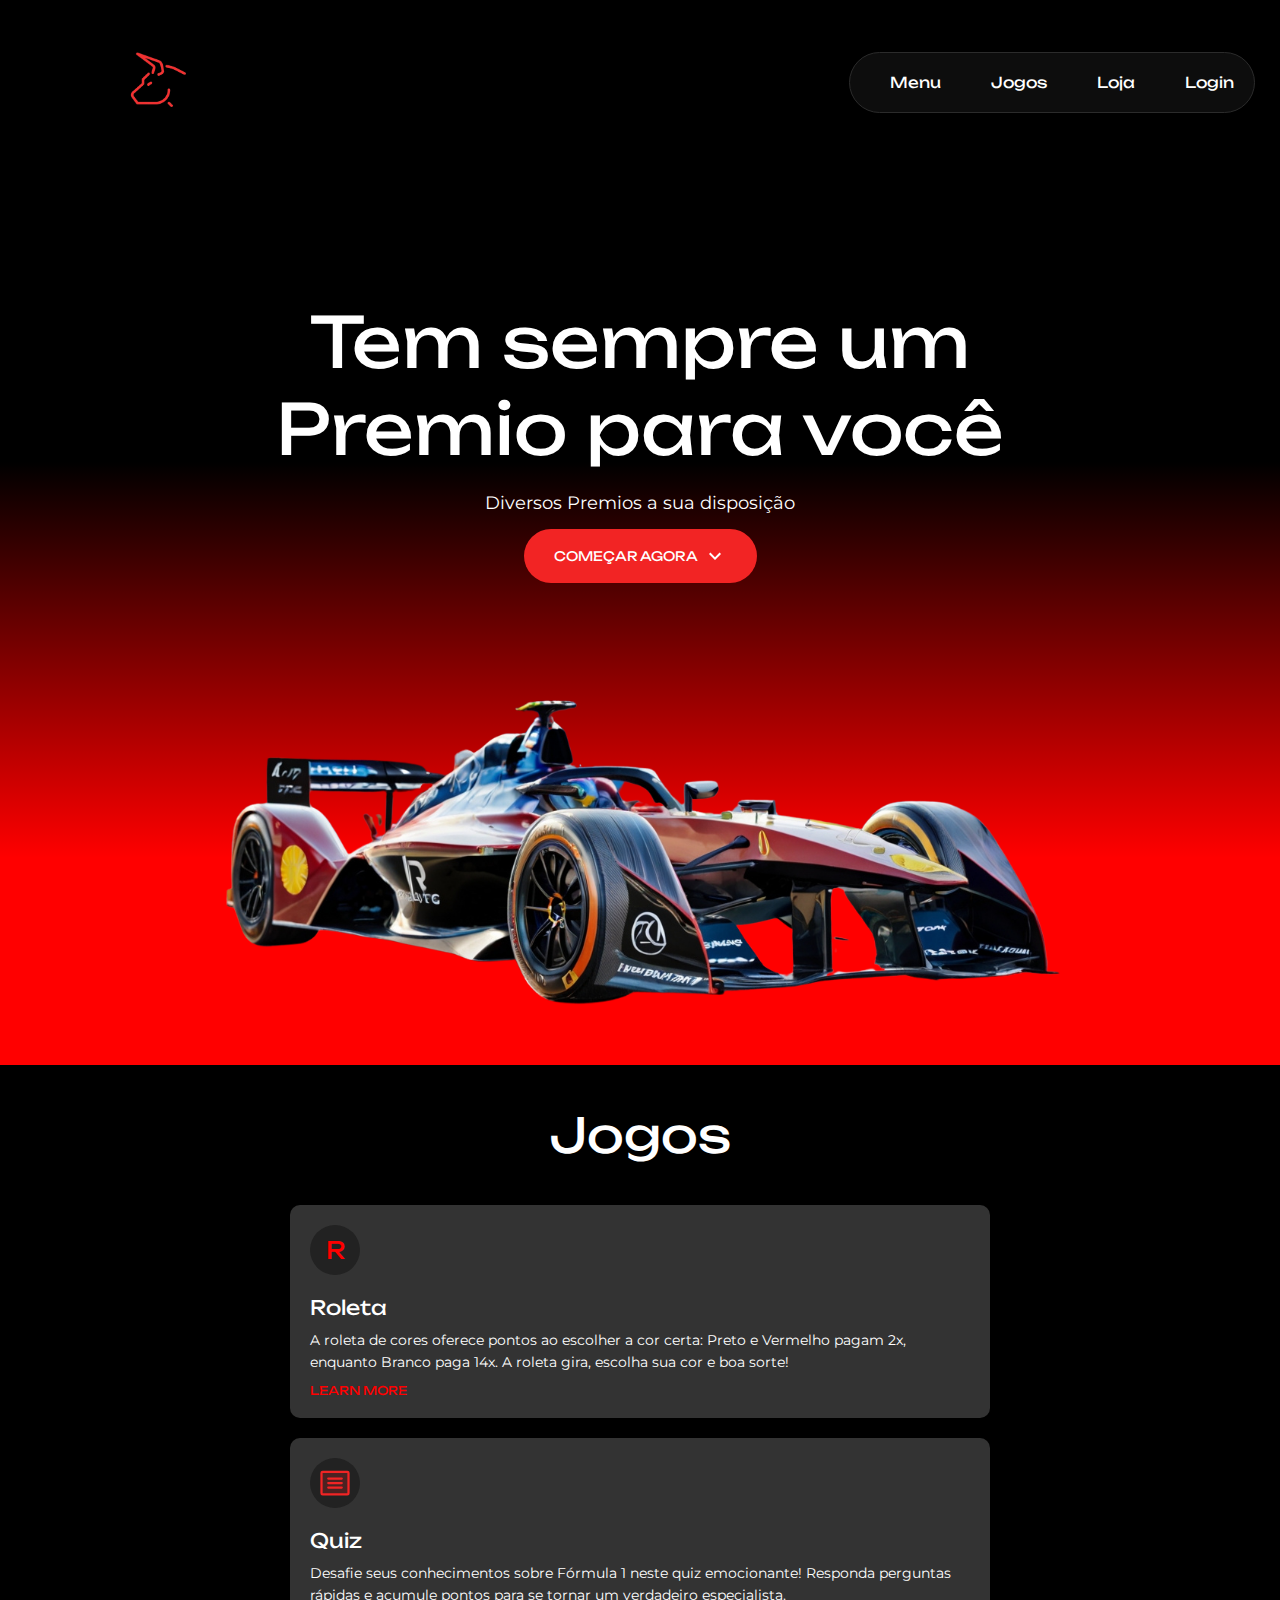
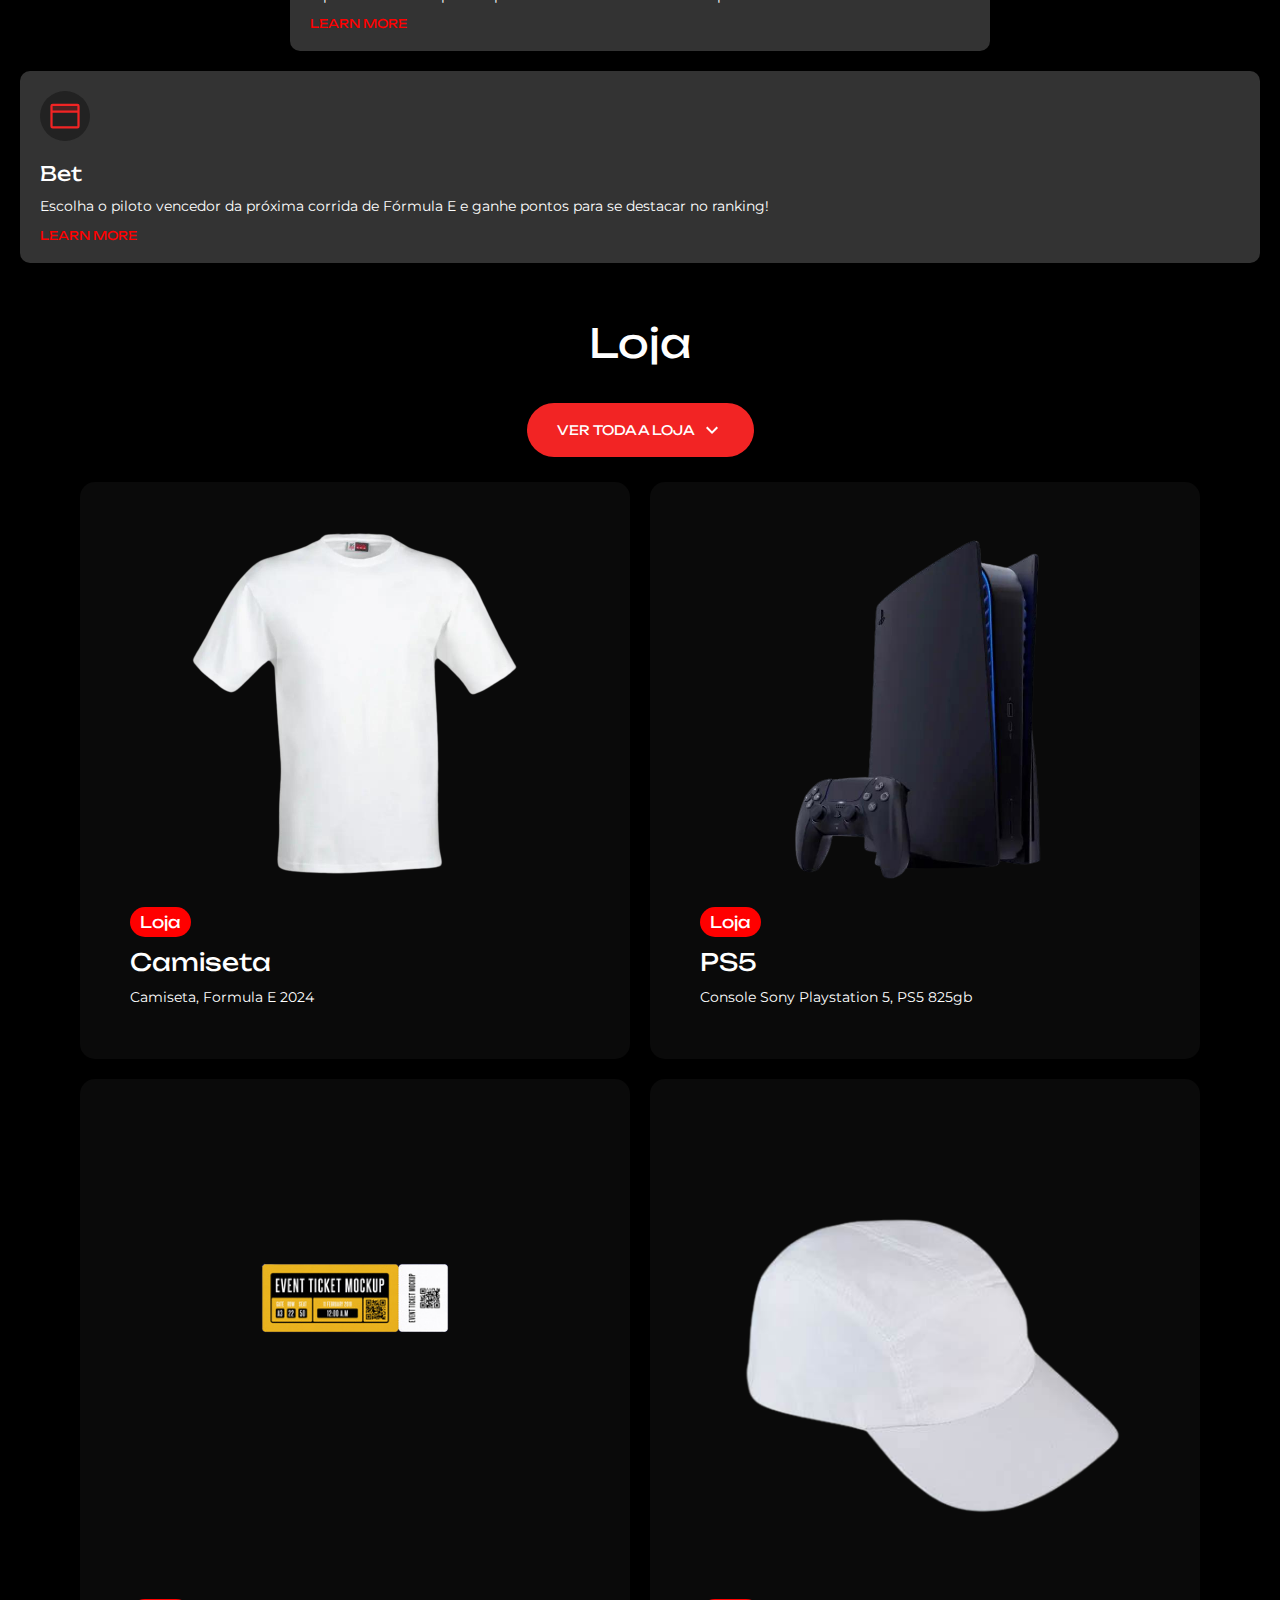
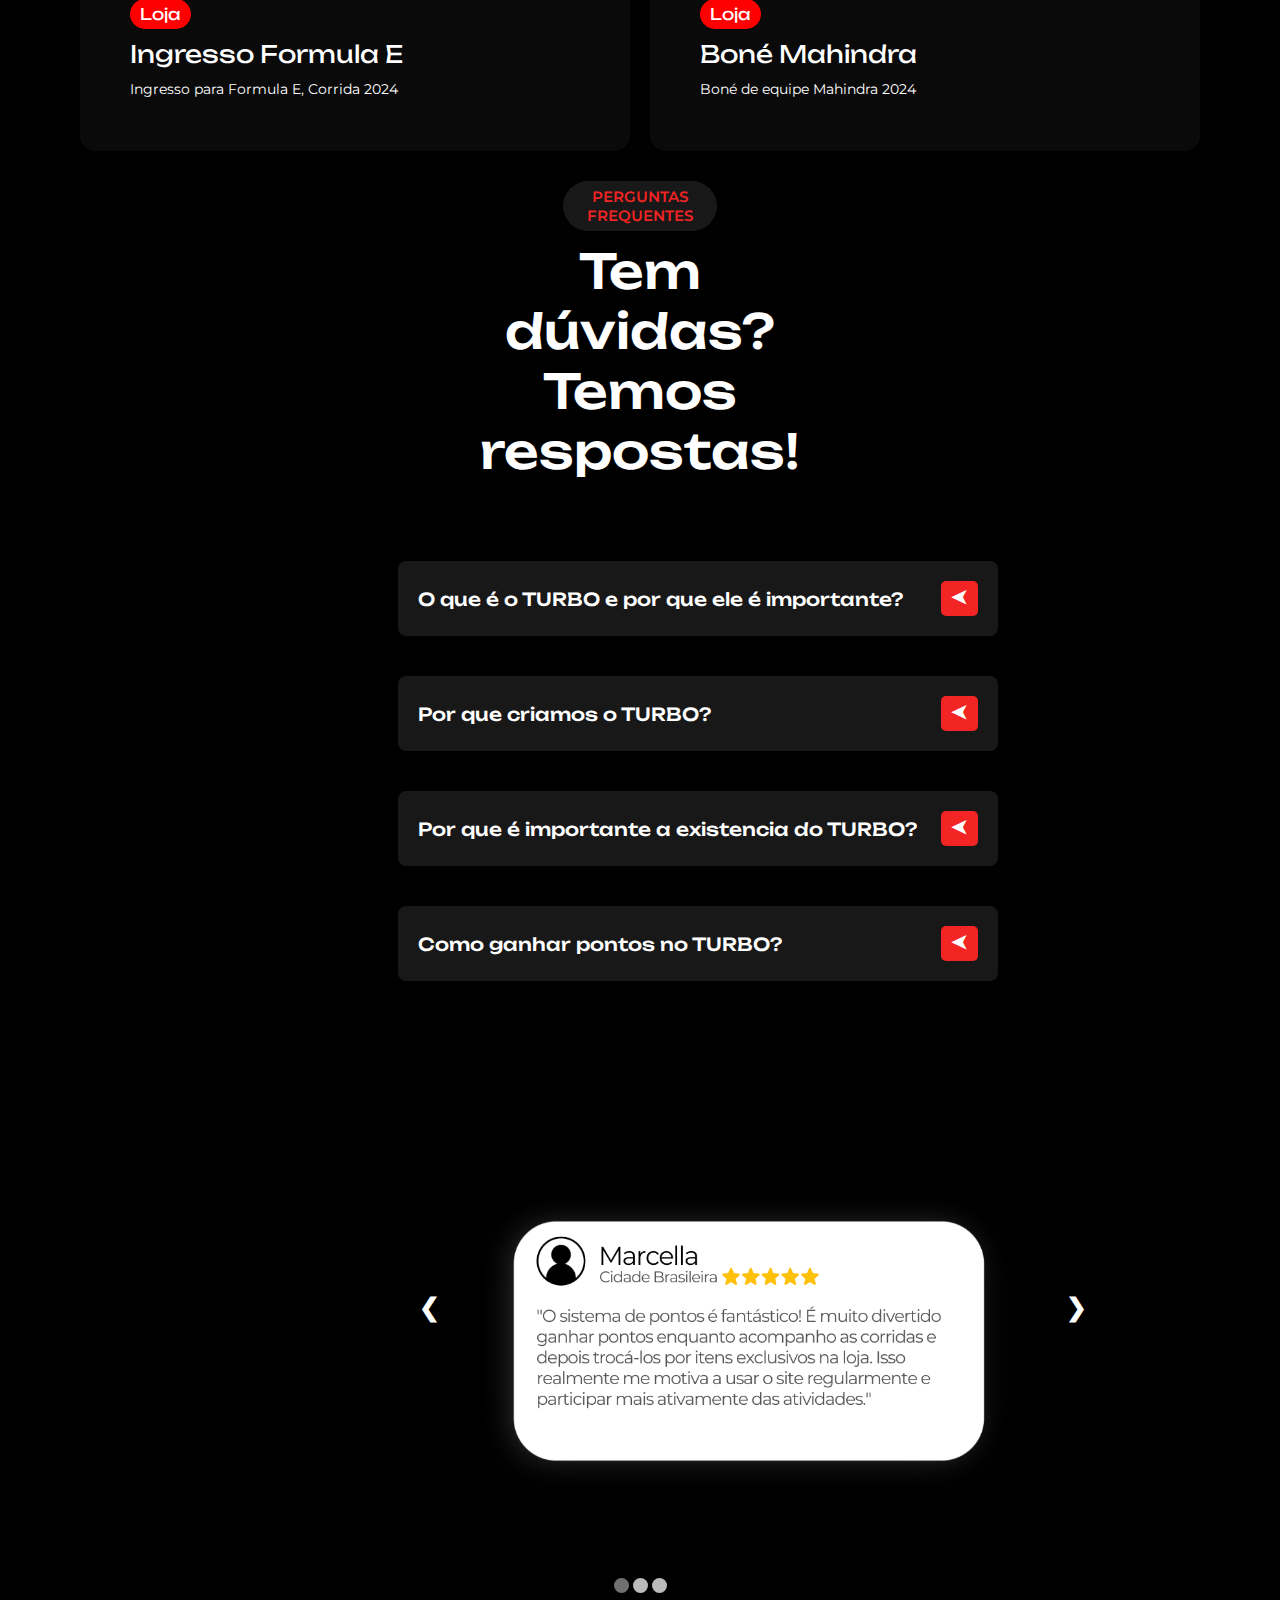
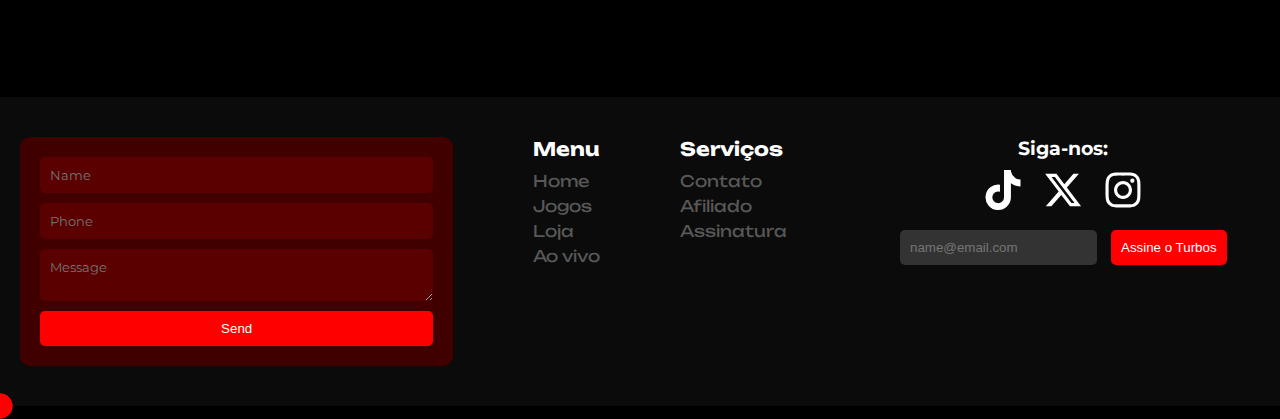
<file: index.html>
<!DOCTYPE html>
<html lang="pt-BR">
<head>
    <meta charset="UTF-8">
    <meta name="viewport" content="width=device-width, initial-scale=1.0">
    <title>Turbo</title>
    <link rel="stylesheet" href="style.css">
</head>
<body>
    <header>
        <div class="header-container">
            <div class="logo">
                <img src="Assets/Turbo Game logo.png" alt="Logo">
            </div>
            <nav>
                <ul>
                    <li><a href="#">Menu</a></li>
                    <li><a href="#jogos">Jogos</a></li>
                    <li><a href="#loja">Loja</a></li>
                    <li><a href="login.html">Login</a></li>
                </ul>
            </nav>
        </div>
    </header>
    <main>
        <section class="hero">
            <div class="content">
                <h1>Tem sempre um <br>Premio para você</h1>
                <p>Diversos Premios a sua disposição</p>
                <a href="#" class="button">
                    COMEÇAR AGORA
                    <svg xmlns="http://www.w3.org/2000/svg" viewBox="0 0 24 24" width="24" height="24" fill="currentColor" style="margin-left: 5px;">
                        <path d="M0 0h24v24H0z" fill="none"/>
                        <path d="M16.59 8.59L12 13.17 7.41 8.59 6 10l6 6 6-6z"/>
                    </svg>
                </a>
            </div>
            <img src="Assets/carro site.png" alt="Carro de Corrida" class="car-image">
        </section>
        
        <section class="jogos" id="jogos">
            <div class="title-container1">
                <h1>Jogos</h1>
            </div>
            <div class="cards-container">
                <div class="card small-card">
                    <div class="icon">
                        <span>R</span>
                    </div>
                    <h2>Roleta</h2>
                    <p>A roleta de cores oferece pontos ao escolher a cor certa: Preto e Vermelho pagam 2x, enquanto Branco paga 14x. A roleta gira, escolha sua cor e boa sorte!</p>
                    <a href="#" class="learn-more">LEARN MORE</a>
                </div>
                <div class="card small-card">
                    <div class="icon">
                        <img src="Assets/quiz logo site.svg" alt="logo bet" height="36px">
                    </div>
                    <h2>Quiz</h2>
                    <p>Desafie seus conhecimentos sobre Fórmula 1 neste quiz emocionante! Responda perguntas rápidas e acumule pontos para se tornar um verdadeiro especialista.</p>
                    <a href="#" class="learn-more">LEARN MORE</a>
                </div>
                <div class="card large-card">
                    <div class="icon">
                        <img src="Assets/bet logo site.svg" alt="logo bet" height="36px">
                    </div>
                    <h2>Bet</h2>
                    <p>Escolha o piloto vencedor da próxima corrida de Fórmula E e ganhe pontos para se destacar no ranking!</p>
                    <a href="#" class="learn-more">LEARN MORE</a>
                </div>
            </div>
        </section>
        
        <section class="loja" id="loja">
            <div class="title-container">
                <h1>Loja</h1>
                <a href="loja.html" class="ver-todos">VER TODA A LOJA
                    <svg xmlns="http://www.w3.org/2000/svg" viewBox="0 0 24 24" width="24" height="24" fill="currentColor" style="margin-left: 5px;">
                        <path d="M0 0h24v24H0z" fill="none"/>
                        <path d="M16.59 8.59L12 13.17 7.41 8.59 6 10l6 6 6-6z"/>
                    </svg>
                </a>
            </div>
            <div class="products-container">
                <div class="product">
                    <img src="Assets/Camiseta Loja C.png" alt="Camiseta">
                    <div class="product-info">
                        <span class="category">Loja</span>
                        <h2>Camiseta</h2>
                        <p>Camiseta, Formula E 2024</p>
                    </div>
                </div>
                <div class="product">
                    <img src="Assets/Ps5 Loja C.png" alt="PS5">
                    <div class="product-info">
                        <span class="category">Loja</span>
                        <h2>PS5</h2>
                        <p>Console Sony Playstation 5, PS5 825gb</p>
                    </div>
                </div>
                <div class="product">
                    <img src="Assets/Ingresso Loja C.png" alt="Ingresso Formula E">
                    <div class="product-info">
                        <span class="category">Loja</span>
                        <h2>Ingresso Formula E</h2>
                        <p>Ingresso para Formula E, Corrida 2024</p>
                    </div>
                </div>
                <div class="product">
                    <img src="Assets/Bone Loja C.png" alt="Boné Mahindra">
                    <div class="product-info">
                        <span class="category">Loja</span>
                        <h2>Boné Mahindra</h2>
                        <p>Boné de equipe Mahindra 2024</p>
                    </div>
                </div>
            </div>
        </section>
    
        <!--PERGUNTAS E RESPOSTAS-->
        <div class="secao-per">
            <p class="texto-per">PERGUNTAS FREQUENTES</p>
            <h4 class="titulo-per">Tem dúvidas? Temos respostas!</h4>
        </div>
        <ul class="perguntas">
            <li>
                <input type="radio" name="objetivo" id="primeiro">
                <label class="titulo000" for="primeiro">O que é o TURBO e por que ele é importante?</label>
                <div class="conteudo_perguntas">
                    <p>TURBO é uma plataforma que reúne diversos tipos de jogos, no qual ao jogar você
                        acumula pontos e com os pontos pode adquirir produtos reais na nossa loja, que
                        possui diversos tipos de prêmios dos mais básicos aos mais "complexos".</p>
                </div>
            </li>
            <li>
                <input type="radio" name="objetivo" id="segundo">
                <label class="titulo000" for="segundo">Por que criamos o TURBO?</label>
                <div class="conteudo_perguntas">
                    <p>Nós criamos a TURBO para suprir uma demanda do mercado "Popularizar a Fórmula E",
                        a partir desta missão resolvemos criar uma plataforma que aumenta o interesse
                        conhece-la e bonifica nossos usuários que estão cada vez mais antenados no mundo
                        da Fórmula E.</p>
                </div>
            </li>
            <li>
                <input type="radio" name="objetivo" id="terceiro">
                <label class="titulo000" for="terceiro">Por que é importante a existencia do TURBO?</label>
                <div class="conteudo_perguntas">
                    <p>O TURBO é importante pois incentiva a afeição pela Fórmula E, desta forma
                        cria-se um interesse maior por carros elétricos que contribuem para o
                        planeta terra de forma mais sustentável.</p>
                </div>
            </li>
            <li>
                <input type="radio" name="objetivo" id="quarto">
                <label class="titulo000" for="quarto">Como ganhar pontos no TURBO?</label>
                <div class="conteudo_perguntas">
                    <p>Para adquirir pontos basta escolher uma das opções jogar o modo "Quiz", indicar amigos
                        ou coletar as recompensas diárias. Além disso você pode optar por aumentar a quantidade
                        dos pontos jogando nossos jogos da sorte: Roleta ou com a BET.</p>
                </div>
            </li>
        </ul>

        <div class="slideshow-container">
            <div class="mySlides fade">
                <img src="1.png" style="width:100%">
            </div>
            <div class="mySlides fade">
                <img src="2.png" style="width:100%">
            </div>
            <div class="mySlides fade">
                <img src="3.png" style="width:100%">
            </div>
            <a class="prev" onclick="plusSlides(-1)">&#10094;</a>
            <a class="next" onclick="plusSlides(1)">&#10095;</a>
        </div>
      
        <div style="text-align:center">
            <span class="dot" onclick="currentSlide(1)"></span>
            <span class="dot" onclick="currentSlide(2)"></span>
            <span class="dot" onclick="currentSlide(3)"></span>
        </div>
        
    </main>
    <footer>
        <div class="footer-container">
            <div class="contact-form">
                <form id="contactForm">
                    <input type="text" id="name" placeholder="Name" required>
                    <input type="text" id="phone" placeholder="Phone" required>
                    <textarea id="message" placeholder="Message" required></textarea>
                    <button type="submit">Send</button>
                </form>
            </div>
            <div class="footer-links">
                <div>
                    <h3>Menu</h3>
                    <ul>
                        <li><a href="#">Home</a></li>
                        <li><a href="#">Jogos</a></li>
                        <li><a href="#">Loja</a></li>
                        <li><a href="#">Ao vivo</a></li>
                    </ul>
                </div>
                <div>
                    <h3>Serviços</h3>
                    <ul>
                        <li><a href="#">Contato</a></li>
                        <li><a href="#">Afiliado</a></li>
                        <li><a href="#">Assinatura</a></li>
                    </ul>
                </div>
            </div>
            <div class="social-media">
                <h3>Siga-nos:</h3>
                <div class="icons">
                    <a href="#"><img src="Assets/tiktok.svg" alt="Tiktok"></a>
                    <a href="#"><img src="Assets/x-twitter.svg" alt="Twitter"></a>
                    <a href="#"><img src="Assets/instagram.svg" alt="Instagram"></a>
                </div>
                <div class="newsletter">
                    <form id="TurboEmail">
                        <input type="email" id="mandar" placeholder="name@email.com">
                        <button type="submit">Assine o Turbos</button>
                    </form>
                </div>
        </div>
    </footer>
   <script src="script.js"></script>
</body>
</html>
</file>
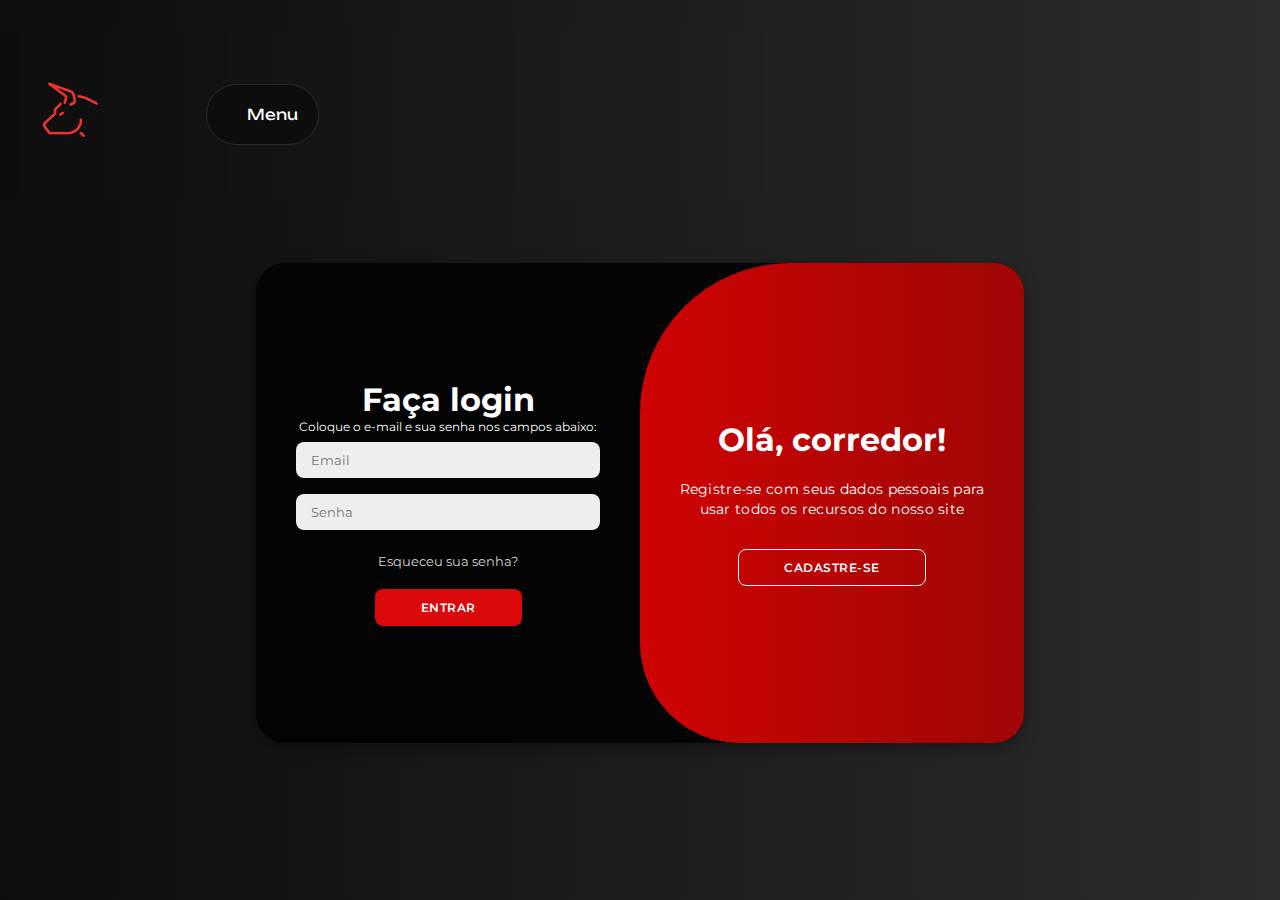
<file: login.html>
<!DOCTYPE html>
<html lang="en">

<head>
    <meta charset="UTF-8">
    <meta name="viewport" content="width=device-width, initial-scale=1.0">
    <link rel="stylesheet" href="login.css">
    <title>Login | Turbo Website</title>
</head>

<body>
    <header>
        <div class="header-container">
            <div class="logo">
                <img src="Assets/Turbo Game logo.png" alt="Logo">
            </div>
            <nav>
                <ul>
                    <li><a href="index.html">Menu</a></li>
                </ul>
            </nav>
        </div>
    </header>

    <main>
        <div class="layout" id="layout">
            <div class="form-layout cadastrar">
                <form onsubmit="cadastrar(event)">
                    <h1>Crie a sua conta</h1>
                    <span>Use o seu melhor e-mail e uma senha segura</span>
                    <input type="text" id="register-username" placeholder="Nome de usuario" required>
                    <input type="email" id="register-email" placeholder="Email" required>
                    <input type="password" id="register-password" placeholder="Senha" required>
                    <button type="submit">Cadastre-se</button>
                </form>
            </div>
            <div class="form-layout entrar">
                <form onsubmit="entrar(event)">
                    <h1>Faça login</h1>
                    <span>Coloque o e-mail e sua senha nos campos abaixo:</span>
                    <input type="email" id="login-email" placeholder="Email" name="email" required>
                    <input type="password" id="login-password" placeholder="Senha" name="password" required>
                    <a href="#">Esqueceu sua senha?</a>
                    <button type="submit">Entrar</button>
                </form>
            </div>
            <div class="toggle-layout">
                <div class="toggle">
                    <div class="toggle-painel toggle-esquerda">
                        <h1>Bem-vindo de volta!</h1>
                        <p>Entre com os seus dados pessoais para conseguir utilizar todos os recursos do nosso site</p>
                        <button class="hidden" id="login">Entrar</button>
                    </div>
                    <div class="toggle-painel toggle-direita">
                        <h1>Olá, corredor!</h1>
                        <p>Registre-se com seus dados pessoais para usar todos os recursos do nosso site</p>
                        <button class="hidden" id="registre">Cadastre-se</button>
                    </div>
                </div>
            </div>
        </div>
    </main>
    <script src="login.js"></script>
</body>

</html>
</file>
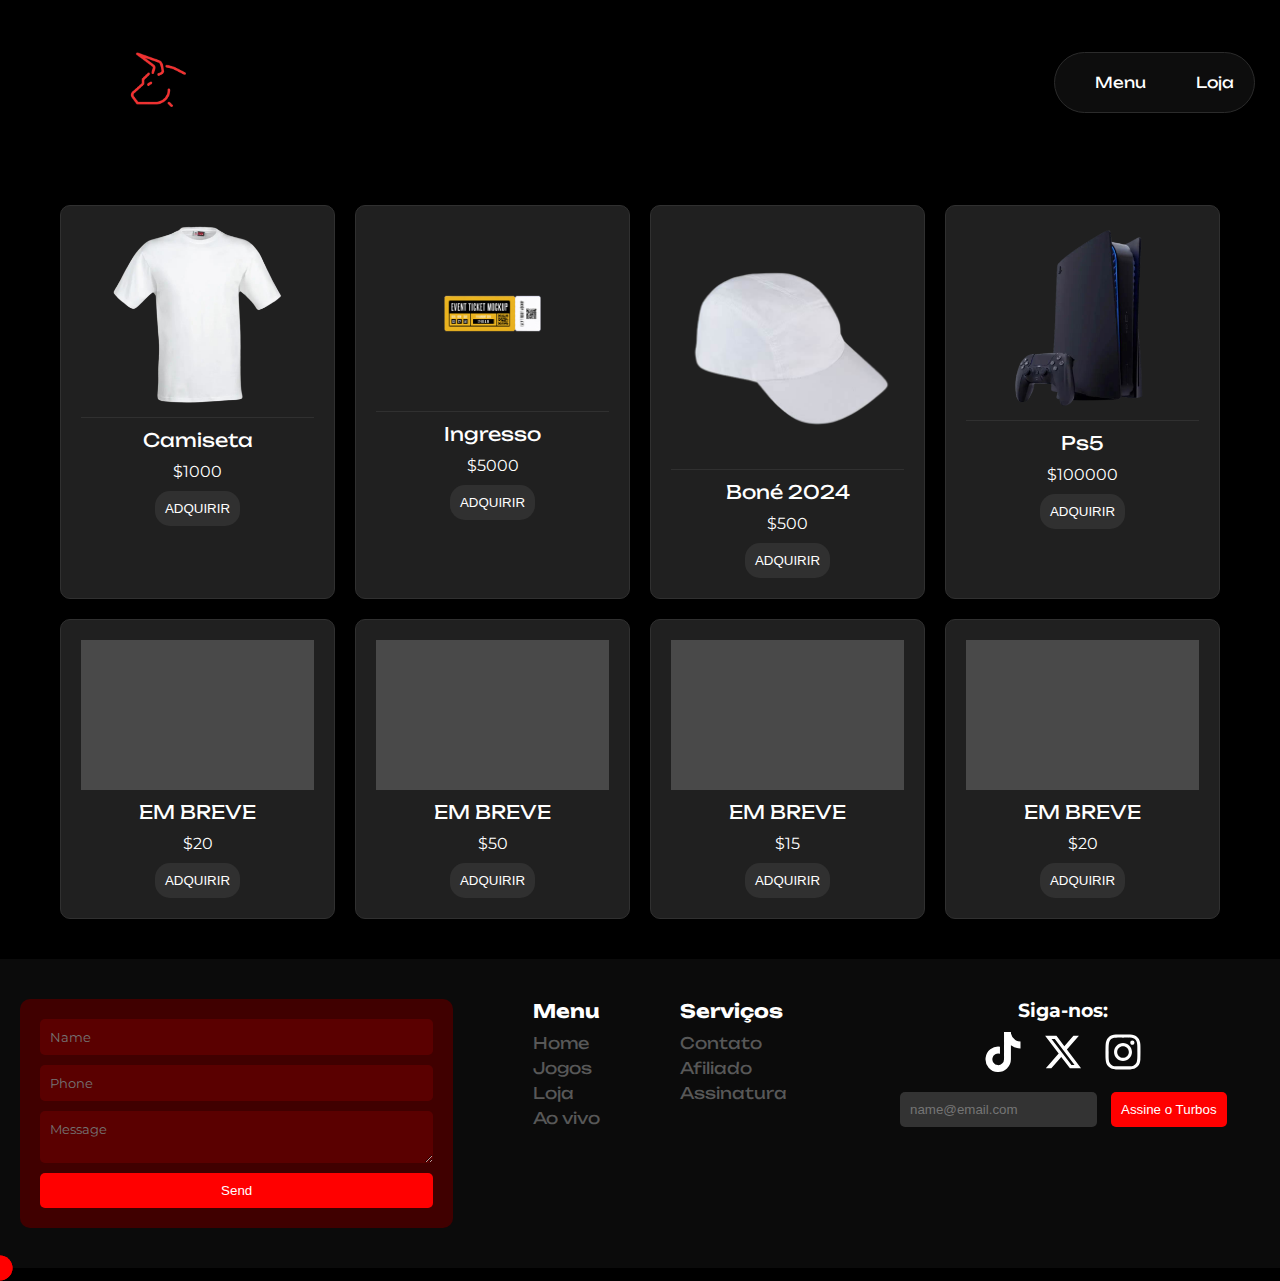
<file: loja.html>
<!DOCTYPE html>
<html lang="pt-BR">
<head>
    <meta charset="UTF-8">
    <meta name="viewport" content="width=device-width, initial-scale=1.0">
    <title>Loja</title>
    <link rel="stylesheet" href="style.css">
</head>
<body>
    <header>
        <div class="header-container">
            <div class="logo">
                <img src="Assets/Turbo Game logo.png" alt="Logo">
            </div>
            <nav>
                <ul>
                    <li><a href="index.html">Menu</a></li>
                    <li><a href="loja.html">Loja</a></li>
                </ul>
            </nav>
        </div>
    </header>
    <div class="container">
        <div class="item">
            <img src="Assets/Camiseta Loja C.png" alt="Camiseta">
            <h3>Camiseta</h3>
            <p class="price">$1000</p>
            <button>ADQUIRIR</button>
        </div>
        <div class="item">
            <img src="Assets/Ingresso Loja C.png" alt="Ingresso">
            <h3>Ingresso</h3>
            <p class="price">$5000</p>
            <button>ADQUIRIR</button>
        </div>
        <div class="item">
            <img src="Assets/Bone Loja C.png" alt="Boné 2024">
            <h3>Boné 2024</h3>
            <p class="price">$500</p>
            <button>ADQUIRIR</button>
        </div>
        <div class="item">
            <img src="Assets/Ps5 Loja C.png" alt="PS5 ">
            <h3>Ps5</h3>
            <p class="price">$100000</p>
            <button>ADQUIRIR</button>
        </div>
        <div class="item">
            <div class="placeholder"></div>
            <h3>EM BREVE</h3>
            <p class="price">$20</p>
            <button>ADQUIRIR</button>
        </div>
        <div class="item">
            <div class="placeholder"></div>
            <h3>EM BREVE</h3>
            <p class="price">$50</p>
            <button>ADQUIRIR</button>
        </div>
        <div class="item">
            <div class="placeholder"></div>
            <h3>EM BREVE</h3>
            <p class="price">$15</p>
            <button>ADQUIRIR</button>
        </div>
        <div class="item">
            <div class="placeholder"></div>
            <h3>EM BREVE</h3>
            <p class="price">$20</p>
            <button>ADQUIRIR</button>
        </div>
    </div>
    <footer>
        <div class="footer-container">
            <div class="contact-form">
                <form id="contactForm">
                    <input type="text" id="name" placeholder="Name" required>
                    <input type="text" id="phone" placeholder="Phone" required>
                    <textarea id="message" placeholder="Message" required></textarea>
                    <button type="submit">Send</button>
                </form>
            </div>
            <div class="footer-links">
                <div>
                    <h3>Menu</h3>
                    <ul>
                        <li><a href="#">Home</a></li>
                        <li><a href="#">Jogos</a></li>
                        <li><a href="#">Loja</a></li>
                        <li><a href="#">Ao vivo</a></li>
                    </ul>
                </div>
                <div>
                    <h3>Serviços</h3>
                    <ul>
                        <li><a href="#">Contato</a></li>
                        <li><a href="#">Afiliado</a></li>
                        <li><a href="#">Assinatura</a></li>
                    </ul>
                </div>
            </div>
            <div class="social-media">
                <h3>Siga-nos:</h3>
                <div class="icons">
                    <a href="#"><img src="Assets/tiktok.svg" alt="Tiktok"></a>
                    <a href="#"><img src="Assets/x-twitter.svg" alt="Twitter"></a>
                    <a href="#"><img src="Assets/instagram.svg" alt="Instagram"></a>
                </div>
                <div class="newsletter">
                    <form id="TurboEmail">
                        <input type="email" id="mandar" placeholder="name@email.com">
                        <button type="submit">Assine o Turbos</button>
                    </form>
                </div>
        </div>
    </footer>    
<script src="script.js"></script>    
</body>
</html>
</file>
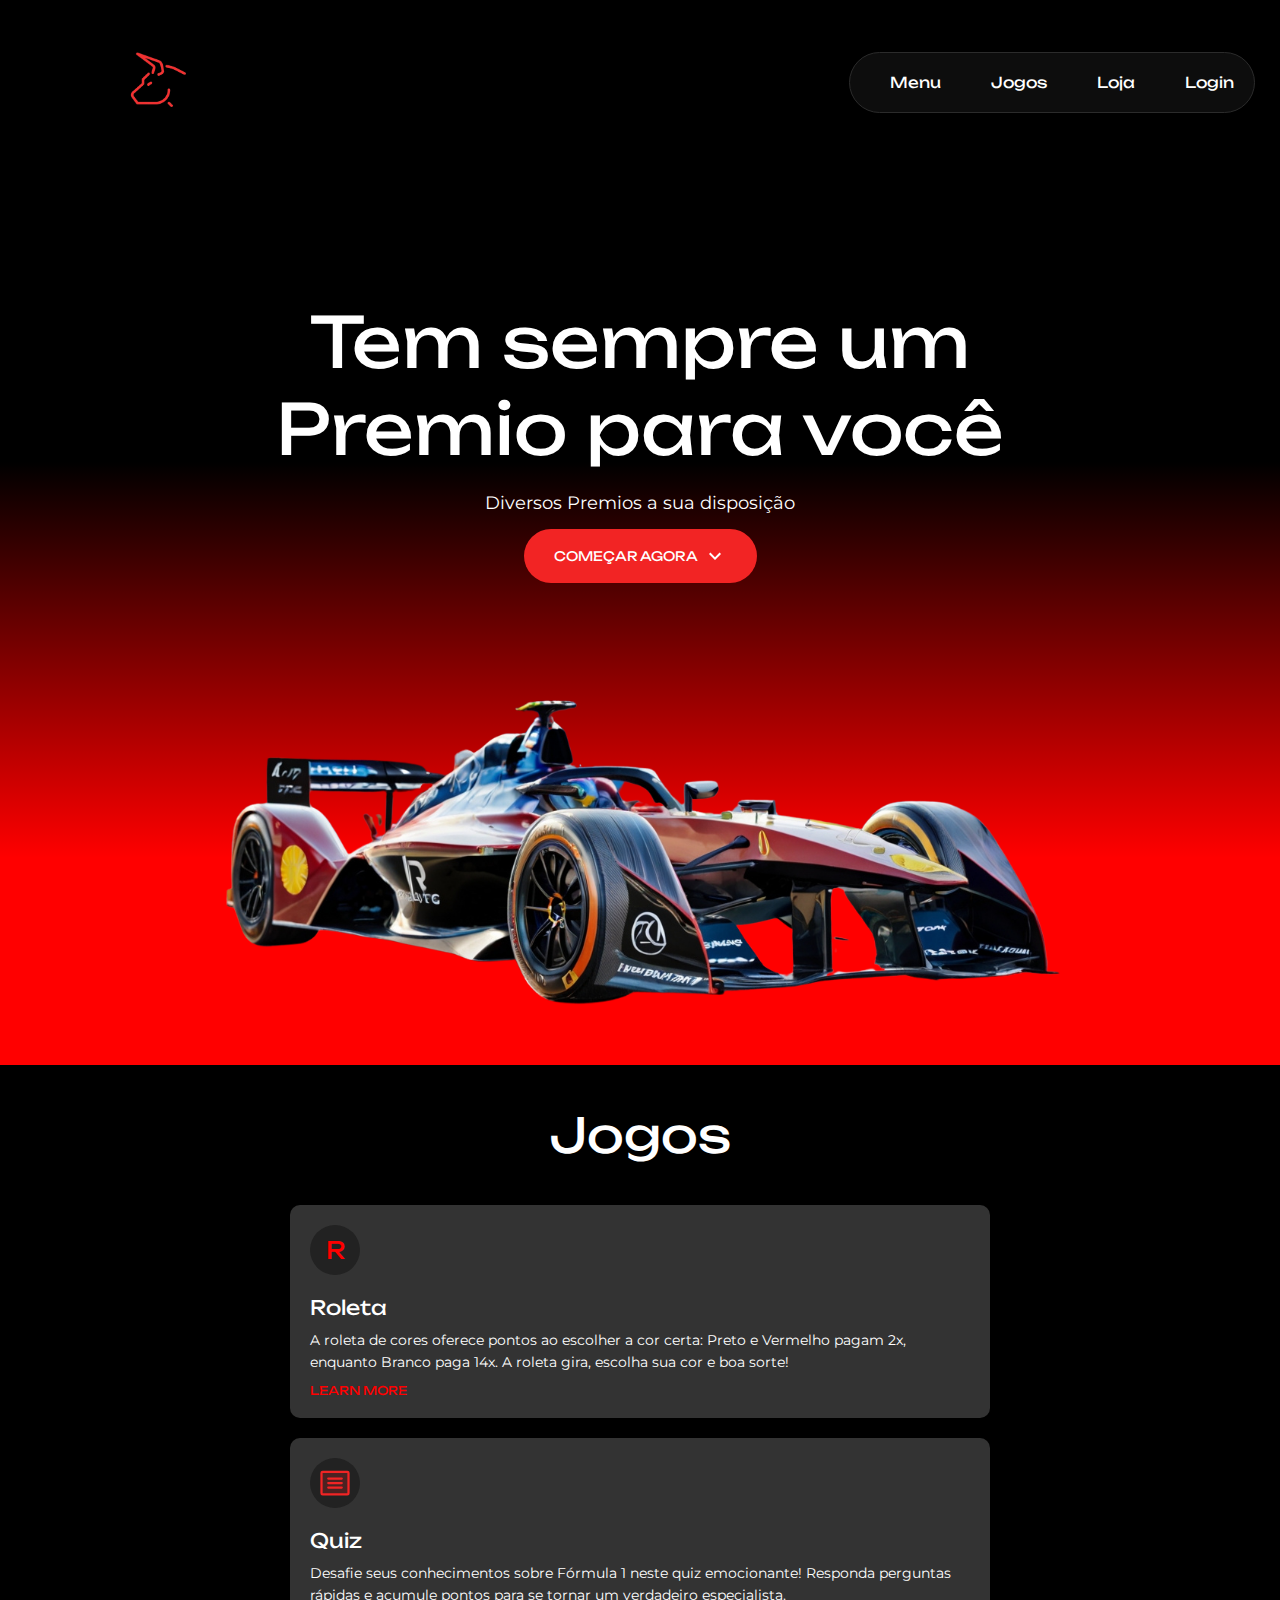
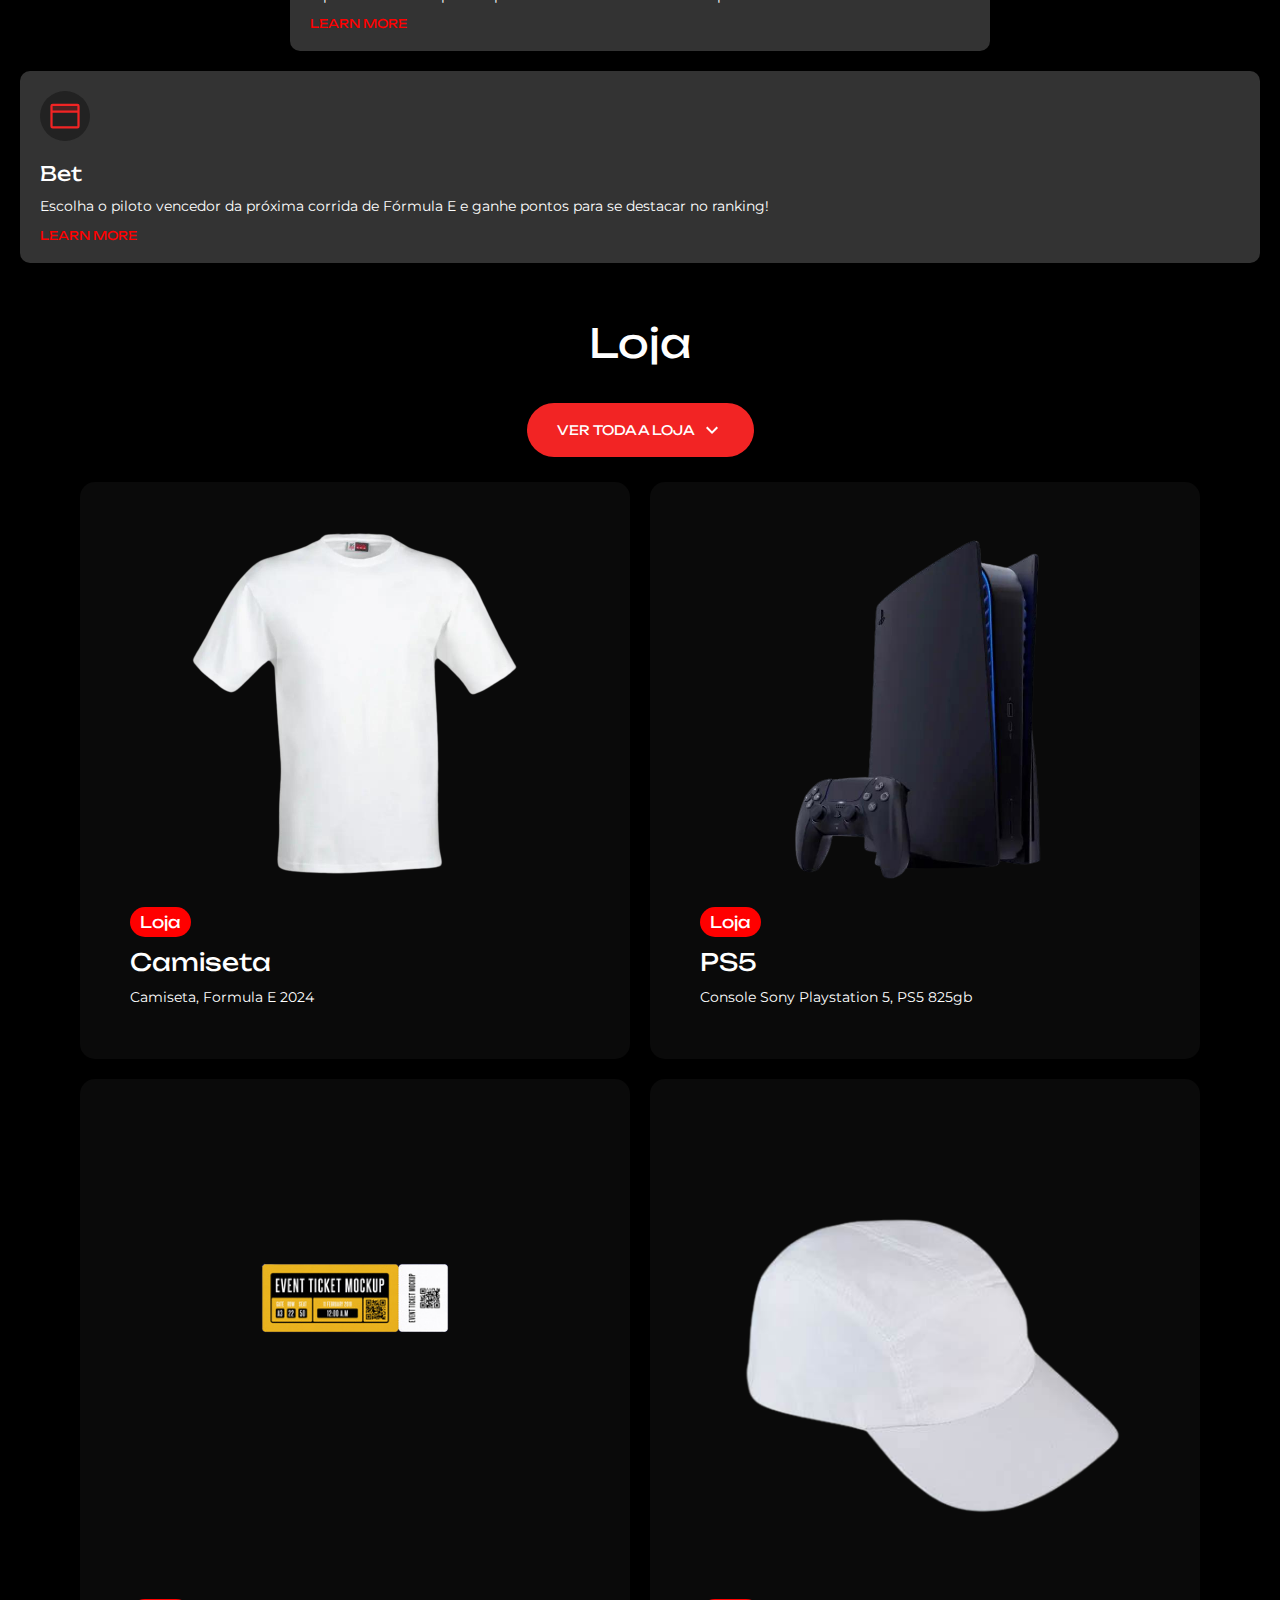
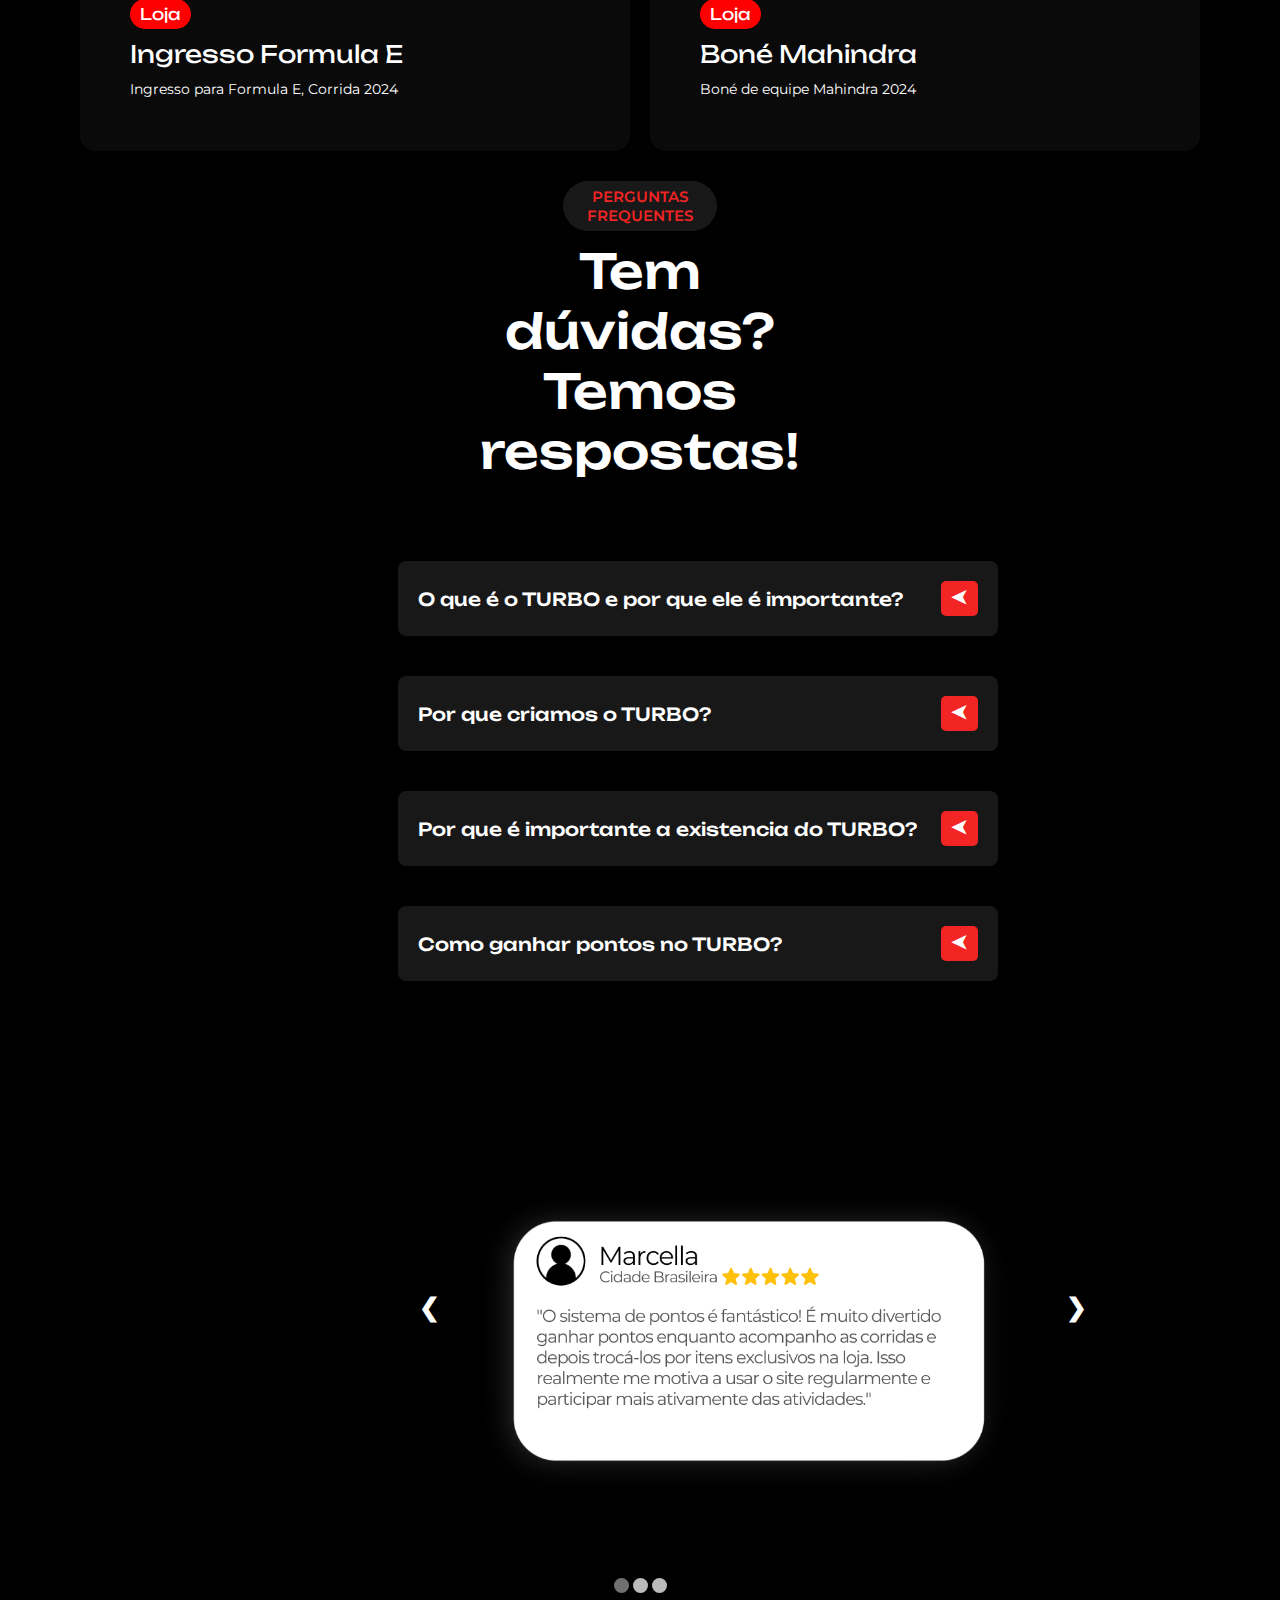
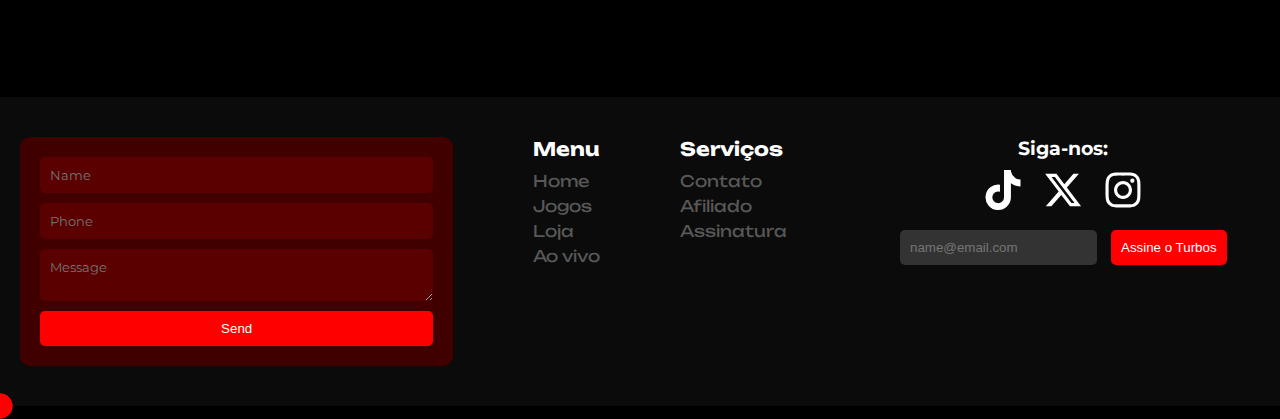
<file: Pagina01.html>
<!DOCTYPE html>
<html lang="pt-BR">
<head>
    <meta charset="UTF-8">
    <meta name="viewport" content="width=device-width, initial-scale=1.0">
    <title>Turbo</title>
    <link rel="stylesheet" href="style.css">
</head>
<body>
    <header>
        <div class="header-container">
            <div class="logo">
                <img src="Assets/Turbo Game logo.png" alt="Logo">
            </div>
            <nav>
                <ul>
                    <li><a href="#">Menu</a></li>
                    <li><a href="#jogos">Jogos</a></li>
                    <li><a href="#loja">Loja</a></li>
                    <li><a href="login.html">Login</a></li>
                </ul>
            </nav>
        </div>
    </header>
    <main>
        <section class="hero">
            <div class="content">
                <h1>Tem sempre um <br>Premio para você</h1>
                <p>Diversos Premios a sua disposição</p>
                <a href="#" class="button">
                    COMEÇAR AGORA
                    <svg xmlns="http://www.w3.org/2000/svg" viewBox="0 0 24 24" width="24" height="24" fill="currentColor" style="margin-left: 5px;">
                        <path d="M0 0h24v24H0z" fill="none"/>
                        <path d="M16.59 8.59L12 13.17 7.41 8.59 6 10l6 6 6-6z"/>
                    </svg>
                </a>
            </div>
            <img src="Assets/carro site.png" alt="Carro de Corrida" class="car-image">
        </section>
        
        <section class="jogos" id="jogos">
            <div class="title-container1">
                <h1>Jogos</h1>
            </div>
            <div class="cards-container">
                <div class="card small-card">
                    <div class="icon">
                        <span>R</span>
                    </div>
                    <h2>Roleta</h2>
                    <p>A roleta de cores oferece pontos ao escolher a cor certa: Preto e Vermelho pagam 2x, enquanto Branco paga 14x. A roleta gira, escolha sua cor e boa sorte!</p>
                    <a href="#" class="learn-more">LEARN MORE</a>
                </div>
                <div class="card small-card">
                    <div class="icon">
                        <img src="Assets/quiz logo site.svg" alt="logo bet" height="36px">
                    </div>
                    <h2>Quiz</h2>
                    <p>Desafie seus conhecimentos sobre Fórmula 1 neste quiz emocionante! Responda perguntas rápidas e acumule pontos para se tornar um verdadeiro especialista.</p>
                    <a href="#" class="learn-more">LEARN MORE</a>
                </div>
                <div class="card large-card">
                    <div class="icon">
                        <img src="Assets/bet logo site.svg" alt="logo bet" height="36px">
                    </div>
                    <h2>Bet</h2>
                    <p>Escolha o piloto vencedor da próxima corrida de Fórmula E e ganhe pontos para se destacar no ranking!</p>
                    <a href="#" class="learn-more">LEARN MORE</a>
                </div>
            </div>
        </section>
        
        <section class="loja" id="loja">
            <div class="title-container">
                <h1>Loja</h1>
                <a href="loja.html" class="ver-todos">VER TODA A LOJA
                    <svg xmlns="http://www.w3.org/2000/svg" viewBox="0 0 24 24" width="24" height="24" fill="currentColor" style="margin-left: 5px;">
                        <path d="M0 0h24v24H0z" fill="none"/>
                        <path d="M16.59 8.59L12 13.17 7.41 8.59 6 10l6 6 6-6z"/>
                    </svg>
                </a>
            </div>
            <div class="products-container">
                <div class="product">
                    <img src="Assets/Camiseta Loja C.png" alt="Camiseta">
                    <div class="product-info">
                        <span class="category">Loja</span>
                        <h2>Camiseta</h2>
                        <p>Camiseta, Formula E 2024</p>
                    </div>
                </div>
                <div class="product">
                    <img src="Assets/Ps5 Loja C.png" alt="PS5">
                    <div class="product-info">
                        <span class="category">Loja</span>
                        <h2>PS5</h2>
                        <p>Console Sony Playstation 5, PS5 825gb</p>
                    </div>
                </div>
                <div class="product">
                    <img src="Assets/Ingresso Loja C.png" alt="Ingresso Formula E">
                    <div class="product-info">
                        <span class="category">Loja</span>
                        <h2>Ingresso Formula E</h2>
                        <p>Ingresso para Formula E, Corrida 2024</p>
                    </div>
                </div>
                <div class="product">
                    <img src="Assets/Bone Loja C.png" alt="Boné Mahindra">
                    <div class="product-info">
                        <span class="category">Loja</span>
                        <h2>Boné Mahindra</h2>
                        <p>Boné de equipe Mahindra 2024</p>
                    </div>
                </div>
            </div>
        </section>
    
        <!--PERGUNTAS E RESPOSTAS-->
        <div class="secao-per">
            <p class="texto-per">PERGUNTAS FREQUENTES</p>
            <h4 class="titulo-per">Tem dúvidas? Temos respostas!</h4>
        </div>
        <ul class="perguntas">
            <li>
                <input type="radio" name="objetivo" id="primeiro">
                <label class="titulo000" for="primeiro">O que é o TURBO e por que ele é importante?</label>
                <div class="conteudo_perguntas">
                    <p>O sistema é capaz de identificar rapidamente fontes de poluição e contaminação. 
                        Com a detecção precoce, é possível tomar ações corretivas antes que os danos ao 
                        ecossistema marinho se tornem severos, prevenindo desastres ambientais e protegendo 
                        a vida marinha.</p>
                </div>
            </li>
            <li>
                <input type="radio" name="objetivo" id="segundo">
                <label class="titulo000" for="segundo">Por que criamos o TURBO?</label>
                <div class="conteudo_perguntas">
                    <p>Ao monitorar parâmetros críticos que afetam a saúde da vida marinha, como níveis 
                        de oxigênio dissolvido, pH e presença de poluentes, o sistema contribui para a 
                        proteção de espécies ameaçadas e a preservação da biodiversidade oceânica.</p>
                </div>
            </li>
            <li>
                <input type="radio" name="objetivo" id="terceiro">
                <label class="titulo000" for="terceiro">Por que é importante a existencia do TURBO?</label>
                <div class="conteudo_perguntas">
                    <p>O sistema apoia políticas e práticas de gestão que promovam o uso sustentável 
                        dos recursos marinhos. Isso inclui orientar ações para reduzir a poluição, 
                        proteger habitats críticos e garantir a saúde dos oceanos a longo prazo.</p>
                </div>
            </li>
            <li>
                <input type="radio" name="objetivo" id="quarto">
                <label class="titulo000" for="quarto">Como ganhar pontos no TURBO?</label>
                <div class="conteudo_perguntas">
                    <p>O sistema conscientiza a população sobre a importância da qualidade da 
                        água dos oceanos e os impactos da poluição. Ao tornar os dados acessíveis e 
                        compreensíveis para o público em geral, promove maior responsabilidade ambiental 
                        e incentiva práticas sustentáveis.</p>
                </div>
            </li>
        </ul>

        <div class="slideshow-container">
            <div class="mySlides fade">
                <img src="1.png" style="width:100%">
            </div>
            <div class="mySlides fade">
                <img src="2.png" style="width:100%">
            </div>
            <div class="mySlides fade">
                <img src="3.png" style="width:100%">
            </div>
            <a class="prev" onclick="plusSlides(-1)">&#10094;</a>
            <a class="next" onclick="plusSlides(1)">&#10095;</a>
        </div>
      
        <div style="text-align:center">
            <span class="dot" onclick="currentSlide(1)"></span>
            <span class="dot" onclick="currentSlide(2)"></span>
            <span class="dot" onclick="currentSlide(3)"></span>
        </div>
        
    </main>
    <footer>
        <div class="footer-container">
            <div class="contact-form">
                <form id="contactForm">
                    <input type="text" id="name" placeholder="Name" required>
                    <input type="text" id="phone" placeholder="Phone" required>
                    <textarea id="message" placeholder="Message" required></textarea>
                    <button type="submit">Send</button>
                </form>
            </div>
            <div class="footer-links">
                <div>
                    <h3>Menu</h3>
                    <ul>
                        <li><a href="#">Home</a></li>
                        <li><a href="#">Jogos</a></li>
                        <li><a href="#">Loja</a></li>
                        <li><a href="#">Ao vivo</a></li>
                    </ul>
                </div>
                <div>
                    <h3>Serviços</h3>
                    <ul>
                        <li><a href="#">Contato</a></li>
                        <li><a href="#">Afiliado</a></li>
                        <li><a href="#">Assinatura</a></li>
                    </ul>
                </div>
            </div>
            <div class="social-media">
                <h3>Siga-nos:</h3>
                <div class="icons">
                    <a href="#"><img src="Assets/tiktok.svg" alt="Tiktok"></a>
                    <a href="#"><img src="Assets/x-twitter.svg" alt="Twitter"></a>
                    <a href="#"><img src="Assets/instagram.svg" alt="Instagram"></a>
                </div>
                <div class="newsletter">
                    <form id="TurboEmail">
                        <input type="email" id="mandar" placeholder="name@email.com">
                        <button type="submit">Assine o Turbos</button>
                    </form>
                </div>
        </div>
    </footer>
   <script src="script.js"></script>
</body>
</html>
</file>
<file: style.css>
@import url('https://fonts.googleapis.com/css2?family=Unbounded:wght@200..900&display=swap');
@import url('https://fonts.googleapis.com/css2?family=Montserrat:ital,wght@0,100..900;1,100..900&display=swap');

:root {
    --cor-Vermelho: #F22424;
    --cor-texto: #ffffff;
    --fonte-Montserrat: "Montserrat", sans-serif;
    --fonte-Unbounded: "Unbounded", sans-serif;
}


* {
    margin: 0;
    padding: 0;
    box-sizing: border-box;
}


/* __________________________________________ PAGINA 01________________________________________ */
body {
    background-color: #000;
    color: #fff;
    margin: 0;
}

header {
    backdrop-filter: blur(10px);
    background-color: #000;
    
}

.header-container {
    display: flex;
    justify-content: space-between;
    align-items: center;
    padding: 50px 25px;
    border-radius: 10px;
}

.logo img {
    height: 65px;
    padding: 0px 100px;
}

nav ul {
    display: flex;
    justify-content: flex-end;
    list-style: none;
    border: 1px solid #2B2B2B;
    border-radius: 50px;
    padding: 20px 5px;
    background-color:#0D0D0D;
}

nav ul li {
    margin-left: 20px;
}

nav ul li a {
    color: #fff;
    text-decoration: none;
    font-size: 15px;
    padding: 10px 15px;
    font-family: var(--fonte-Unbounded);
    font-weight: 400;

}

li {
    display: inline-block;
    position: relative;
    color: var(--cor-texto);
    cursor: pointer;
    transition: 0.4s all ease;
}

li :hover{
    color: var(--cor-texto);
    transition: 0.4s all ease;
}

li::after{
    content: '';
    position: absolute;
    width: 100%;
    transform: scaleX(0);
    height: 2px;
    bottom: -5px;
    left: 0;
    background-color: var(--cor-Vermelho);
    transform-origin: bottom right;
    transition: transform 0.5s ease-out;
}

li:hover::after{
    transform: scaleX(1);
    transform-origin: bottom left;
}

.hero {
    text-align: center;
    background: linear-gradient(to bottom, #000000 33%, #ff0000 77%); 
    padding: 50px 20px;
    position: relative;
    overflow: hidden;
    min-height: 100vh;
    display: flex;
    flex-direction: column;
    justify-content: center;
    align-items: center;
    
}

.content {
    position: relative;
    z-index: 1;
    max-width: 800px;
    margin-top: -350px;
}

.hero h1 {
    font-size: 70px;
    margin-bottom: 20px;
    font-family: var(--fonte-Unbounded);
    font-weight: 400;
}

.hero p {
    font-size: 18px;
    margin-bottom: 15px;
    font-family: var(--fonte-Montserrat);

}

.button {
    display: inline-flex; 
    align-items: center; 
    background-color: var(--cor-Vermelho);
    color: #fff;
    padding: 15px 30px;
    text-decoration: none;
    border-radius: 50px;
    font-size: 13px;
    font-family: var(--fonte-Unbounded);
    font-weight: 400;
}

.button svg {
    margin-left: 5px; 
    
}

.car-image {
    position: absolute;
    bottom: 0;
    left: 50%;
    transform: translateX(-50%);
    width: 100%;
    max-width: 900px;
    z-index: 0;
}
/* __________________________________________ PAGINA 01________________________________________ */
/* __________________________________________ Footer________________________________________ */

footer {
    background-color: #111111a4;
    padding: 40px 20px;
    color: #fff;
    font-family: var(--fonte-Unbounded);
    font-weight: 400;
}

.footer-container {
    display: flex;
    flex-wrap: wrap;
    justify-content: space-between;
}

.contact-form {
    background-color: #400000;
    border-radius: 10px;
    padding: 20px;
    flex: 1;
    margin-right: 20px;
}

.contact-form form {
    display: flex;
    flex-direction: column;
}

.contact-form input,
.contact-form textarea {
    background-color: #5a0000;
    border: none;
    border-radius: 5px;
    color: #fff;
    margin-bottom: 10px;
    padding: 10px;
    font-family: var(--fonte-Montserrat);
}

.contact-form button {
    background-color: #ff0000;
    border: none;
    border-radius: 5px;
    color: #fff;
    padding: 10px;
    cursor: pointer;
}

.footer-links {
    display: flex;
    justify-content: space-evenly;
    flex: 1;
}

.footer-links div {
    margin-right: 20px;
    
}

.footer-links h3 {
    margin-bottom: 10px;
}

.footer-links ul {
    list-style: none;
    padding: 0;
    display: flex;
    flex-direction: column;
}

.footer-links ul li {
    margin-bottom: 5px;
}

.footer-links ul li a {
    color: rgb(88, 88, 88);
    text-decoration: none;
}

.social-media {
    flex: 1;
    display: flex;
    flex-direction: column;
    align-items: center;
}

.social-media h3 {
    margin-bottom: 10px;
    font-family: var(--fonte-Montserrat);
}

.social-media .icons {
    display: flex;
    justify-content: center;
    margin-bottom: 20px;
}

.social-media .icons a {
    margin: 0 10px;

}

.social-media .icons img {
    width: 40px;
    height: 40px;
}

.social-media .newsletter {
    display: flex;
    align-items: center;
}

.social-media .newsletter input {
    background-color: #333;
    border: none;
    border-radius: 5px;
    color: #fff;
    padding: 10px;
    margin-right: 10px;
}

.social-media .newsletter button {
    background-color: #ff0000;
    border: none;
    border-radius: 5px;
    color: #fff;
    padding: 10px;
    cursor: pointer;
}

.error-message {
    color: red;
    font-size: 0.9em;
    margin-top: 5px;
}

.error {
    border-color: red;
}


/* __________________________________________ Footer________________________________________ */
/* __________________________________________ PAGINA 02________________________________________ */

.jogos {
    text-align: center;
    padding: 20px;
}

.title-container1{
    display: flex;
    align-items: center;
    justify-content: center;
    margin-bottom: 20px;
    padding: 20px 150px;
}

.title-container1 h1 {
    font-size: 3em;
    margin: 0;
    font-family: var(--fonte-Unbounded);
    font-weight: 400;
}

.cards-container {
    display: flex;
    flex-wrap: wrap;
    justify-content: center;
    gap: 20px;
}

.card {
    background-color: #333;
    border-radius: 10px;
    padding: 20px;
    text-align: left;
    display: flex;
    flex-direction: column;
    justify-content: space-between;
    box-sizing: border-box;
    max-width: 300px;
}

.small-card {
    flex: 1 1 calc(50% - 10px); 
    min-width: 700px; 
}

.large-card {
    flex: 1 1 100%; 
    max-width: 1430px; 
}

.icon {
    background-color: #222;
    border-radius: 50%;
    width: 50px;
    height: 50px;
    display: flex;
    align-items: center;
    justify-content: center;
    margin-bottom: 20px;
}

.icon span {
    color: #ff0000;
    font-size: 1.5em;
    font-family: var(--fonte-Unbounded);
}

.card h2 {
    margin: 0 0 10px;
    font-size: 20px;
    font-family: var(--fonte-Unbounded);
    font-weight: 400;
}

.card p {
    font-size: 0.9em;
    line-height: 1.5;
    flex-grow: 1;
    font-family: var(--fonte-Montserrat);
}

.learn-more {
    color: #ff0000;
    text-decoration: none;
    align-self: flex-start;
    margin-top: 10px;
    font-family: var(--fonte-Unbounded);
    font-weight: 400;
    font-size: 12px;
}

.ver-todos {
    display: inline-flex;
    align-items: center;
    background-color: var(--cor-Vermelho);
    color: #fff;
    padding: 15px 30px;
    text-decoration: none;
    border-radius: 50px;
    font-size: 13px;
    font-family: var(--fonte-Unbounded);
    font-weight: 400;
}

.ver-todos svg {
    margin-left: 5px;
}



/* __________________________________________ PAGINA 02________________________________________ */


/* __________________________________________ PAGINA 03________________________________________ */


/* Ajustes na seção Loja */
.loja {
    text-align:center;
    padding: 20px;
}

.loja h1 {
    font-size: 3em;
    margin-bottom: 20px;
    font-family: var(--fonte-Unbounded);
    font-weight: 400;
    font-size: 40px;
    padding: 15px;
}

.products-container {
    display: flex;
    flex-wrap: wrap;
    gap: 20px;
    justify-content: center;
}

.product {
    background-color: #33333334;
    border-radius: 15px;
    padding: 50px;
    text-align: center;
    display: flex;
    flex-direction: column;
    justify-content: space-between;
    box-sizing: border-box;
    width: calc(50% - 20px); /* Ajuste para garantir duas colunas */
    max-width: 550px;
}

.product img {
    max-width: 100%;
    border-radius: 10px;
    margin-bottom: 20px;
}

.product-info {
    text-align: left;
}

.category {
    background-color: #ff0000;
    border-radius: 20px;
    color: #fff;
    display: inline-block;
    padding: 5px 10px;
    margin-bottom: 10px;
    font-family: var(--fonte-Unbounded);
}

.product h2 {
    margin: 0 0 10px;
    font-size: 1.5em;
    font-family: var(--fonte-Unbounded);
    font-weight: 400;
}

.product p {
    font-size: 0.9em;
    line-height: 1.5;
    flex-grow: 1;
    font-family: var(--fonte-Montserrat);
}

.ver-todos {
    display: inline-flex;
    align-items: center;
    background-color: var(--cor-Vermelho);
    color: #fff;
    padding: 15px 30px;
    text-decoration: none;
    border-radius: 50px;
    font-size: 13px;
    font-family: var(--fonte-Unbounded);
    font-weight: 400;
    margin: 0px 0px 2% 0px;
}

.ver-todos svg {
    margin-left: 5px;
}

.title-container a{
    justify-content:space-between;
    color: #fff;
    border-radius: 50px;
    font-size: 13px;
    font-family: var(--fonte-Unbounded);
    font-weight: 400;
}

.title-container a:hover {
    justify-content: space-between;
    color: #fff;
    border-radius: 50px;
    font-size: 13px;
    font-family: var(--fonte-Unbounded);
    font-weight: 400;
    transition: 0.5s;
    background-color: #f2242479;
}



/* __________________________________________ PAGINA 03________________________________________ */
/* __________________________________________ LOJA________________________________________ */

.container {
    display: grid;
    grid-template-columns: repeat(4, 1fr);
    gap: 20px;
    padding: 20px;
    max-width: 1200px;
    margin: 20px auto;
}

.item {
    background-color: #202020;
    border: 1px solid #303030;
    border-radius: 10px;
    padding: 20px;
    text-align: center;
    box-shadow: 0 0 10px rgba(0, 0, 0, 0.5);
    font-family: var(--fonte-Montserrat);
}

.item h3{
    font-family: var(--fonte-Unbounded);
    font-weight: 400;
}

.item img {
    max-width: 100%;
    height: auto;
    border-bottom: 1px solid #303030;
    padding-bottom: 10px;
    margin-bottom: 10px;
}

.placeholder {
    width: 100%;
    height: 150px;
    background-size: 100px 100px;
    background-color: #494949;
    margin-bottom: 10px;
}

.price {
    margin: 10px 0;
    font-family: var(--fonte-Montserrat);
}


button {
    background-color: #303030;
    color: white;
    border: none;
    padding: 10px;
    border-radius: 15px;
    cursor: pointer;
    
}

button:hover {
    background-color: #505050;
}

/* ___________________________________________LOJA________________________________________  */



.cursor-dot {
    position: absolute;
    width: 25px;
    height: 25px;
    background-color: red;
    border-radius: 50%;
    pointer-events: none; 
    transform: translate(-50%, -50%);
    z-index: 1000; 
}

.cursor-dot.link-hover {
    background-color: rgb(255, 255, 255); 
}

/* SLide show */

.slideshow-container {
    position: relative;
    max-width: 700px;
    margin: -150px 0px 0px 400px;
    overflow: hidden;
    margin-left: 31.5%;
}

.mySlides {
    display: none;
}

img {
    vertical-align: middle;
    width: 100%;
    /*margin-left: 100px;*/
}

.fade {
    animation-name: fade;
    animation-duration: 2.5s;
}

@keyframes fade {
    from {opacity: .4}
    to {opacity: 1}
}

.prev, .next {
    cursor: pointer;
    position: absolute;
    top: 50%;
    width: auto;
    margin-top: -22px;
    padding: 16px;
    color: white;
    font-weight: bold;
    font-size: 25px;
    transition: 0.6s ease;
    user-select: none;
    z-index: 1;
}

.next {
    right: 0;
    transform: translateY(-50%);
}

.prev {
    left: 0;
    transform: translateY(-50%);
}

.prev:hover, .next:hover {
    background-color: rgba(0,0,0,0.8);
}

.dot-container {
    text-align: center;
    padding: 20px;
    background: #ddd;
    position: absolute;
}

.dot {
    cursor: pointer;
    height: 15px;
    width: 15px;
    margin: 0 2px;
    background-color: #bbb;
    border-radius: 50%;
    display: inline-block;
    transition: background-color 0.6s ease;
    margin: -200px 0px 100px 0px;
}

.active, .dot:hover {
    background-color: #717171;
}

/* ___________________________________________PERGUNTAS FREQUENTES________________________________________  */

.secao-per {
    display: flex;
    justify-content: center;
    flex-direction: column;
    color: #FFFF;
    text-align: center;
}

.texto-per {
    background-color: #181818;
    padding: 0.5% 0px 0.5% 0px;
    margin: 10px 44% 10px 44%;
    font-weight: 600;
    font-size: 15px;
    color: var(--cor-Vermelho);
    font-family: var(--fonte-Montserrat);
    border-radius: 30px;
}

.titulo-per {
    font-weight: 500;
    font-size: 48px;
    margin: 0px 35% 0px 35%;
    font-family: var(--fonte-Unbounded);
}

.titulo000 {
    color: var(--cor-texto);
    font-family: var(--fonte-Unbounded);
    display: flex;
    justify-content: space-between;
    align-items: center;
}

.perguntas {
    margin: 60px auto;
    width: 600px;
    margin-left: 33.5%;
    margin-bottom: 10%;
    font-family: var(--fonte-Montserrat);
}

.perguntas li {
    list-style: none;
    width: 100%;
    margin: 20px;
    padding: 10px;
    border-radius: 8px;
    background: #181818;
}

.perguntas li label {
    display: flex;
    align-items: center;
    padding: 10px;
    font-size: 18px;
    font-weight: 500;
    cursor: pointer;
    justify-content: space-between;
}

label::after {
    background-color: var(--cor-Vermelho);
    padding: 5px 10px 5px 10px;
    content: '➤';
    margin-left: 10px;
    font-size: 20px;
    font-weight: 600;
    transform: rotate(180deg);
    color: white;
    border-radius: 5px;
    transition: transform 0.3s;
}

input[type="radio"] {
    display: none;
}

.perguntas .conteudo_perguntas {
    color: #ffffff;
    padding: 0 10px;
    line-height: 26px;
    max-height: 0;
    overflow: hidden;
    transition: max-height 0.5s, padding 0.5s;
}

.perguntas input[type="radio"]:checked + label + .conteudo_perguntas {
    max-height: 400px;
    padding: 10px 10px 20px;
}

.perguntas input[type="radio"]:checked + label::after {
    transform: rotate(90deg);
}

/*Apenas para melhorar a experiencia para desktop e para notebook*/
@media (max-width: 1590px) {
    .perguntas {
        margin-left: 29.5%;
    }
    
}

@media (max-width: 1920px) {
    .slideshow-container {
        margin-left: 31.5%;
    }
}
</file>
<file: login.css>
@import url('https://fonts.googleapis.com/css2?family=Unbounded:wght@200..900&display=swap');
@import url('https://fonts.googleapis.com/css2?family=Montserrat:ital,wght@0,100..900;1,100..900&display=swap');

:root {
    --cor-Vermelho: #F22424;
    --cor-texto: #ffffff;
    --fonte-Montserrat: "Montserrat", sans-serif;
    --fonte-Unbounded: "Unbounded", sans-serif;
}

*{
    margin: 0;
    padding: 0;
    box-sizing: border-box;
    font-family: 'Montserrat', sans-serif;
}

body{
    background-color: #000000;
    background: linear-gradient(to right, #0d0d0d, #2c2c2c);
    display: flex;
    align-items: center;
    justify-content: center;
    flex-direction: column;
    height: 100vh;
}

/*HEADER*/
header {
    backdrop-filter: blur(10px);
    margin: -10% 0% 5% 0%;
    margin-left: -80%;
    padding: 0px 38.5%;
}

.header-container {
    display: flex;
    justify-content: space-between;
    align-items: center;
    padding: 50px 25px;
    border-radius: 10px;
}

.logo img {
    height: 65px;
    padding: 0px 100px;
}

nav ul {
    display: flex;
    justify-content: flex-end;
    list-style: none;
    border: 1px solid #2B2B2B;
    border-radius: 50px;
    padding: 20px 5px;
    background-color:#0D0D0D;
}

nav ul li {
    margin-left: 20px;
}

nav ul li a {
    color: #fff;
    text-decoration: none;
    font-size: 15px;
    padding: 10px 15px;
    font-family: var(--fonte-Unbounded);
    font-weight: 400;
}

li {
    display: inline-block;
    position: relative;
    color: var(--cor-texto);
    cursor: pointer;
    transition: 0.4s all ease;
}

li :hover{
    color: var(--cor-texto);
    transition: 0.4s all ease;
}

li::after{
    content: '';
    position: absolute;
    width: 100%;
    transform: scaleX(0);
    height: 2px;
    bottom: -5px;
    left: 0;
    background-color: var(--cor-Vermelho);
    transform-origin: bottom right;
    transition: transform 0.5s ease-out;
}

li:hover::after{
    transform: scaleX(1);
    transform-origin: bottom left;
}


/*LOGIN PAGE*/

.layout{
    background-color: #040404;
    border-radius: 30px;
    box-shadow: 0 5px 15px rgba(0, 0, 0, 0.35);
    position: relative;
    overflow: hidden;
    width: 768px;
    max-width: 100%;
    min-height: 480px;
    color: var(--cor-texto);
}

.layout p{
    font-size: 14px;
    line-height: 20px;
    letter-spacing: 0.3px;
    margin: 20px 0;
}

.layout span{
    font-size: 12px;
}

.layout a{
    color: #d2d2d2;
    font-size: 13px;
    text-decoration: none;
    margin: 15px 0 10px;
}

.layout button{
    background-color: #db0909;
    color: #fff;
    font-size: 12px;
    padding: 10px 45px;
    border: 1px solid transparent;
    border-radius: 8px;
    font-weight: 600;
    letter-spacing: 0.5px;
    text-transform: uppercase;
    margin-top: 10px;
    cursor: pointer;
}

.layout button.hidden{
    background-color: transparent;
    border-color: #fff;
}

.layout form{
    background-color: #040404;
    display: flex;
    align-items: center;
    justify-content: center;
    flex-direction: column;
    padding: 0 40px;
    height: 100%;
}

.layout input{
    background-color: #eee;
    border: none;
    margin: 8px 0;
    padding: 10px 15px;
    font-size: 13px;
    border-radius: 8px;
    width: 100%;
    outline: none;
}

.form-layout{
    position: absolute;
    top: 0;
    height: 100%;
    transition: all 0.6s ease-in-out;
}

.entrar{
    left: 0;
    width: 50%;
    z-index: 2;
}

.layout.active .entrar{
    transform: translateX(100%);
}

.cadastrar{
    left: 0;
    width: 50%;
    opacity: 0;
    z-index: 1;
}

.layout.active .cadastrar{
    transform: translateX(100%);
    opacity: 1;
    z-index: 5;
    animation: move 0.6s;
}

@keyframes move{
    0%, 49.99%{
        opacity: 0;
        z-index: 1;
    }
    50%, 100%{
        opacity: 1;
        z-index: 5;
    }
}

.toggle-layout{
    position: absolute;
    top: 0;
    left: 50%;
    width: 50%;
    height: 100%;
    overflow: hidden;
    transition: all 0.6s ease-in-out;
    border-radius: 150px 0 0 100px;
    z-index: 1000;
}

.layout.active .toggle-layout{
    transform: translateX(-100%);
    border-radius: 0 150px 100px 0;
}

.toggle{
    background-color: #f30000;
    height: 100%;
    background: linear-gradient(to right, #ff0000, #9f0606);
    color: #fff;
    position: relative;
    left: -100%;
    height: 100%;
    width: 200%;
    transform: translateX(0);
    transition: all 0.6s ease-in-out;
}

.layout.active .toggle{
    transform: translateX(50%);
}

.toggle-painel{
    position: absolute;
    width: 50%;
    height: 100%;
    display: flex;
    align-items: center;
    justify-content: center;
    flex-direction: column;
    padding: 0 30px;
    text-align: center;
    top: 0;
    transform: translateX(0);
    transition: all 0.6s ease-in-out;
}

.toggle-esquerda{
    transform: translateX(-200%);
}

.layout.active .toggle-esquerda{
    transform: translateX(0);
}

.toggle-direita{
    right: 0;
    transform: translateX(0);
}

.layout.active .toggle-direita{
    transform: translateX(200%);
}
</file>
